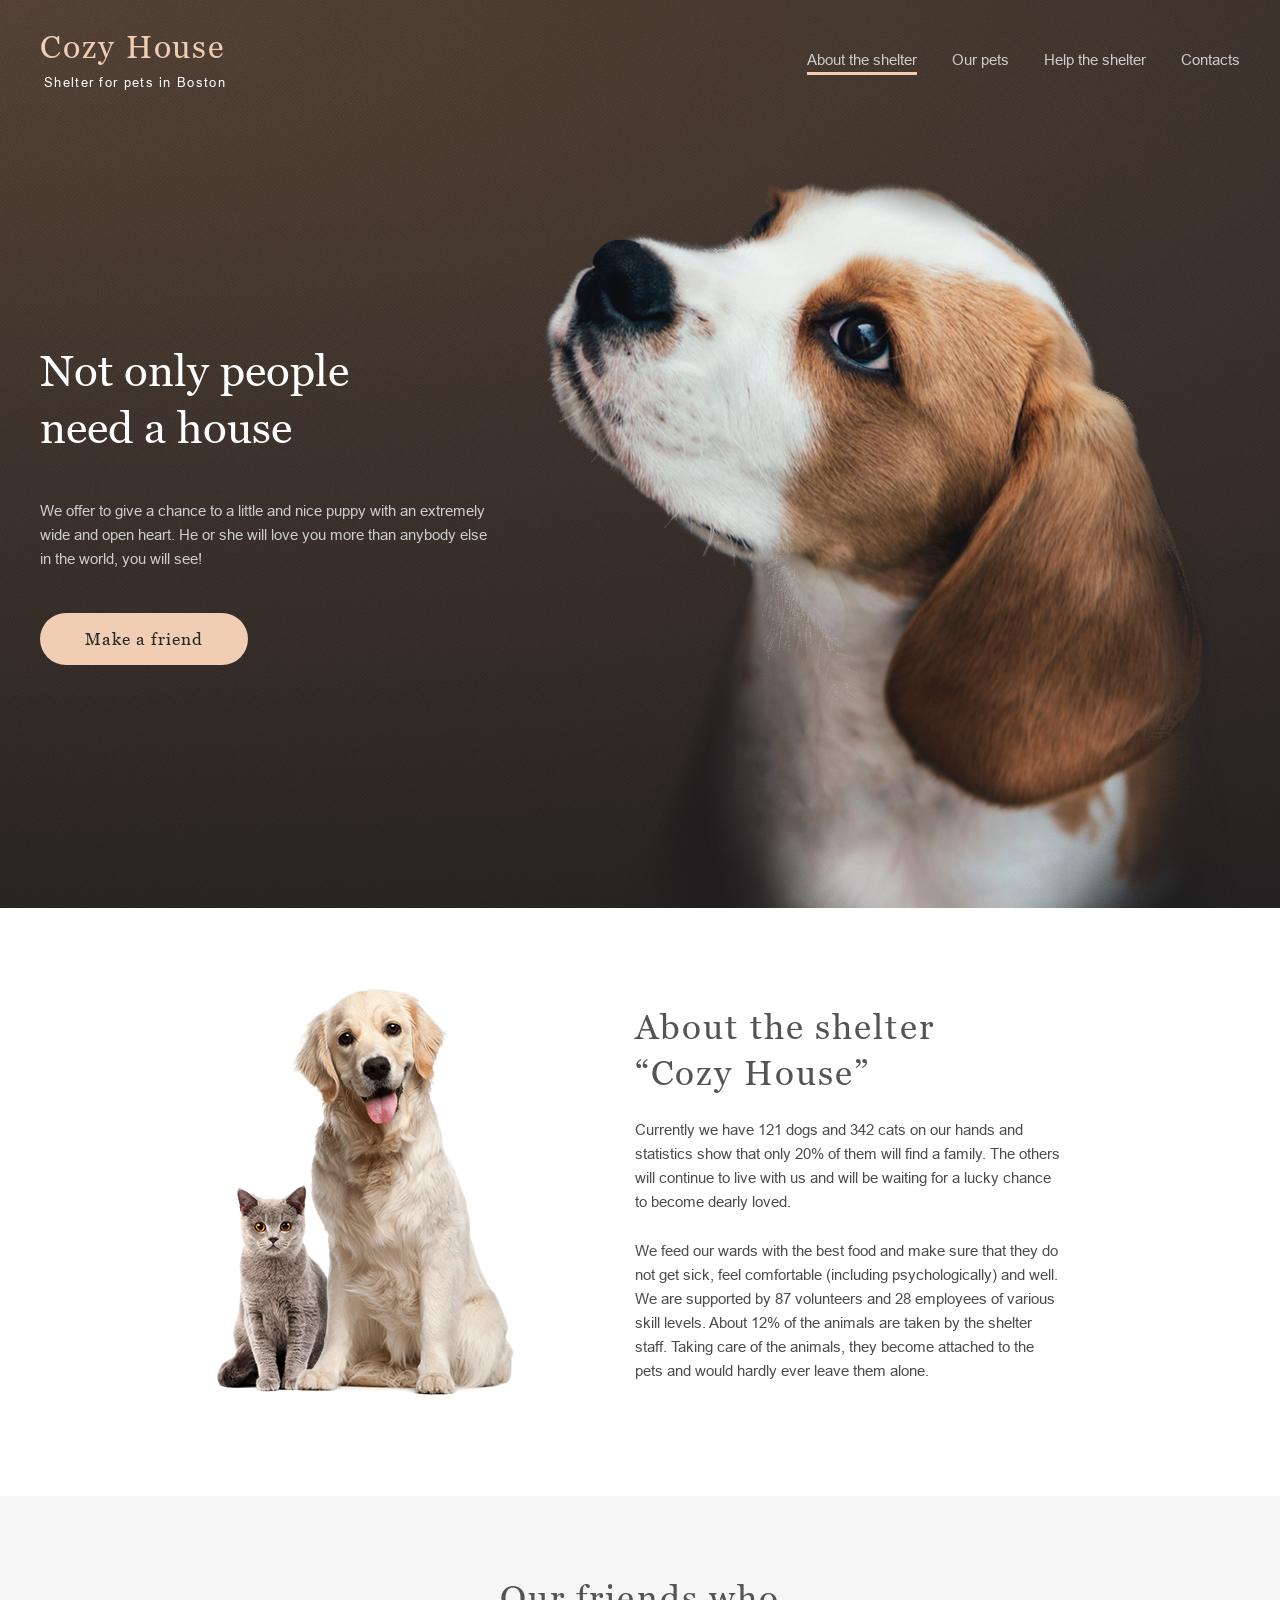
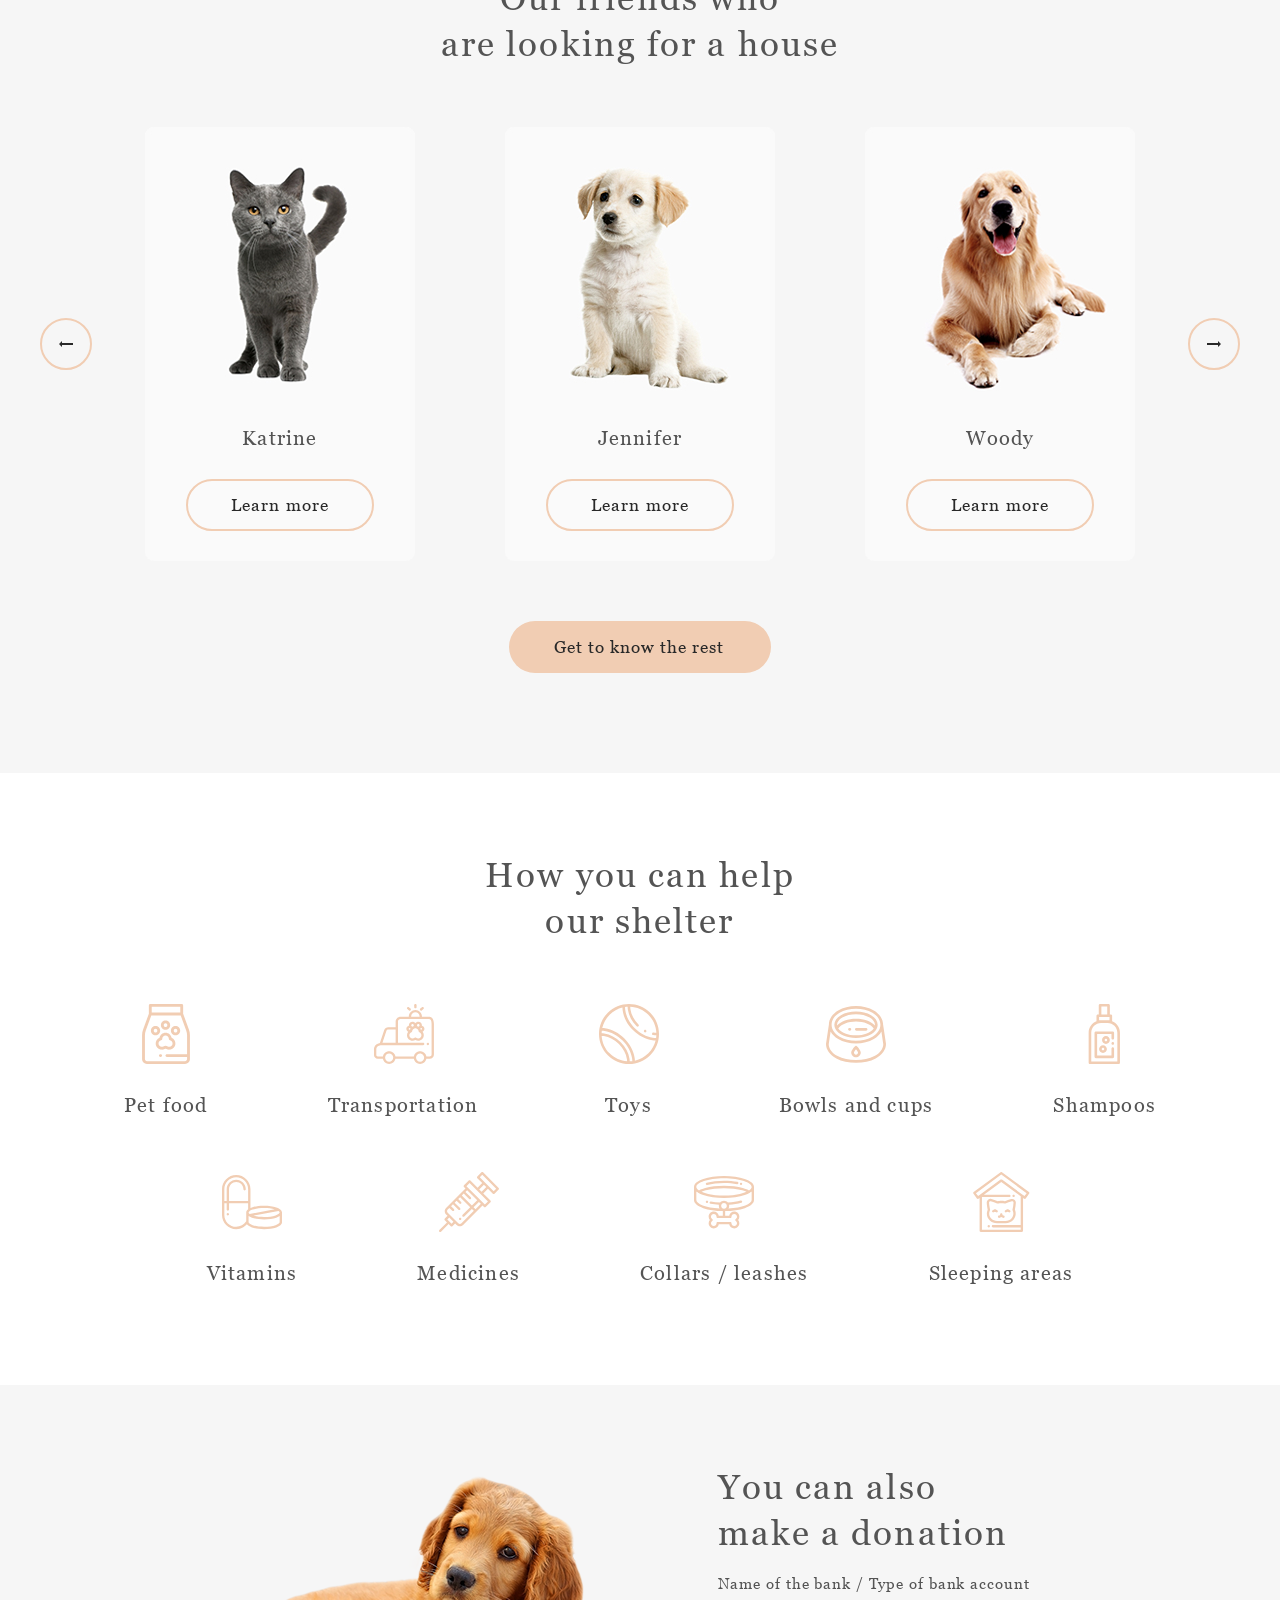
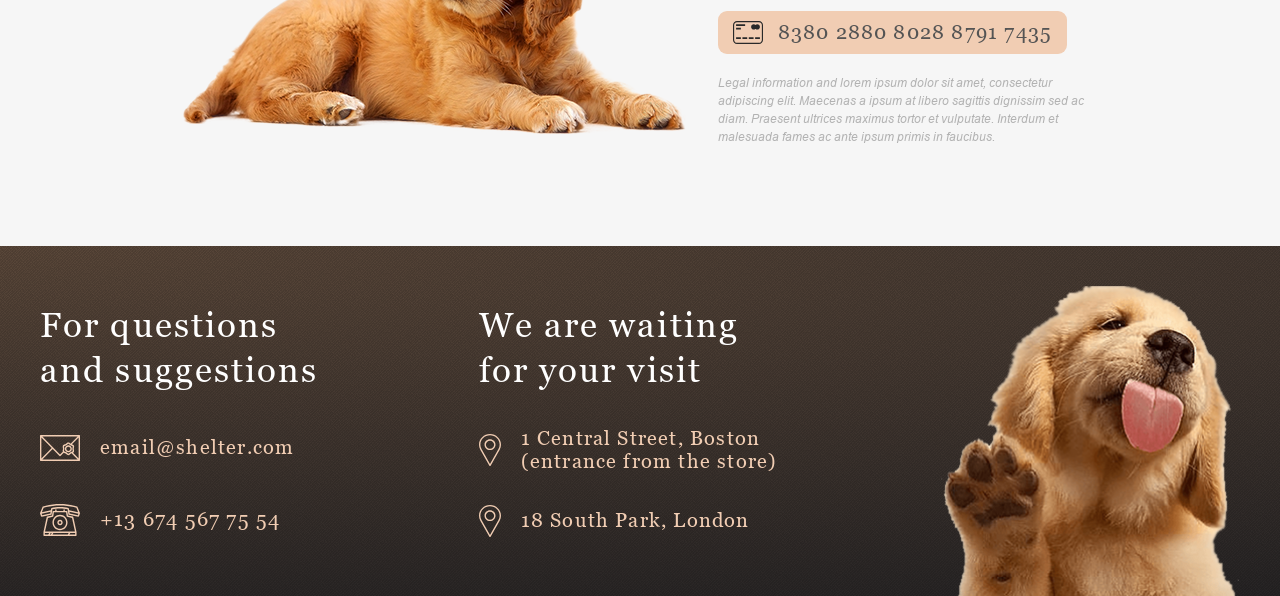
<file: index.html>
<!DOCTYPE html>
<html lang="en">
<head>
    <meta charset="UTF-8">
    <meta name="viewport" content="width=device-width, initial-scale=1.0">
    <title>Cozy House | main page</title>
    <link rel="preload" href="fonts/ArialMT.woff2" as="font" type="font/woff2" crossorigin>
    <link rel="preload" href="fonts/Georgia.woff2" as="font" type="font/woff2" crossorigin>
    <link rel="stylesheet" href="css/style.css">
    <link rel="icon" type="image/x-icon" href="images/favicon.ico">
</head>
<body>
    <header class="header">
        <div class="container">
            <div class="header__row">
                <a class="header__logo logo" href="#">
                    <div class="logo__title">
                        Cozy House
                    </div>
                    <div class="logo__desc">
                        Shelter for pets in Boston
                    </div>
                </a>
                <nav class="header__main-menu main-menu">
                    <ul class="main-menu__list">
                        <li class="main-menu__item"><a href="#" class="main-menu__link main-menu__link--current">About the shelter</a></li>
                        <li class="main-menu__item"><a href="pets.html" class="main-menu__link">Our pets</a></li>
                        <li class="main-menu__item"><a href="#help" class="main-menu__link">Help the shelter</a></li>
                        <li class="main-menu__item"><a href="#contacts" class="main-menu__link">Contacts</a></li>
                    </ul>
                </nav>
                <div class="burger header__burger">
                    <div class="burger__elem"></div>
                    <div class="burger__elem"></div>
                    <div class="burger__elem"></div>
                </div>
            </div>
        </div>
    </header>
    <main class="main">
        <div class="hero">
            <div class="container">
                <div class="hero__row">
                    <div class="hero__content">
                        <h1 class="hero__title">
                            Not only people need a house
                        </h1>
                        <div class="hero__desc">
                            We offer to give a chance to a little and nice puppy with an extremely wide and open heart. He or she will love you more than anybody else in the world, you will see!
                        </div>
                        <a class="hero__button button button--background" href="#friends">
                            Make a friend
                        </a>
                    </div>
                    <div class="hero__image-container">
                        <img class="hero__image" src="images/hero-image.png" width="698" height="728" alt="">
                    </div>
                </div>
            </div>
        </div>
        <section class="about">
            <div class="container">
                <div class="about__row">
                    <div class="about__image-container">
                        <img class="about__image" src="images/about-pets.png" width="300" height="408" alt="">
                    </div>
                    <div class="about__content">
                        <h2 class="section-title about__section-title">
                            About the shelter “Cozy House”
                        </h2>
                        <p>
                            Currently we have 121 dogs and 342 cats on our hands and statistics show that only 20% of them will find a family. The others will continue to live with us and will be waiting for a lucky chance to become dearly loved.
                        </p>
                        <p>
                            We feed our wards with the best food and make sure that they do not get sick, feel comfortable (including psychologically) and well. We are supported by 87 volunteers and 28 employees of various skill levels. About 12% of the animals are taken by the shelter staff. Taking care of the animals, they become attached to the pets and would hardly ever leave them alone.
                        </p>
                    </div>
                </div>
            </div>
        </section>
        <section class="friends friends--hero" id="friends">
            <div class="container">
                <h2 class="friends__section-title section-title section-title--big-margin">
                    Our friends who
                    are&nbsp;looking for a house
                </h2>
                <div class="friends__slider slider">
                    <div class="slider__arrow slider__arrow--left">
                        <svg width="14" height="6" viewBox="0 0 14 6" fill="none" xmlns="http://www.w3.org/2000/svg">
                            <path d="M14 2V4H3V6L0 3L3 0V2H14Z" fill="#292929" />
                        </svg>
                    </div>
                   
                    <div class="slider__wrapper">
                        <div class="slider__item">
                            <a class="friends-item" href="#">
                                <div class="friends-item__image-container">
                                    <img src="images/pets-katrine.jpg" alt="">
                                </div>
                                <div class="friends-item__title">
                                    Katrine
                                </div>
                                <div class="friends-item__button button button--round">
                                    Learn more
                                </div>
                            </a>
                        </div>
                        <div class="slider__item">
                            <a class="friends-item" href="#">
                                <div class="friends-item__image-container">
                                    <img src="images/pets-jennifer.jpg" alt="">
                                </div>
                                <div class="friends-item__title">
                                    Jennifer
                                </div>
                                <div class="friends-item__button button button--round">
                                    Learn more
                                </div>
                            </a>
                        </div>
                        <div class="slider__item">
                            <a class="friends-item" href="#">
                                <div class="friends-item__image-container">
                                    <img src="images/pets-woody.jpg" alt="">
                                </div>
                                <div class="friends-item__title">
                                    Woody
                                </div>
                                <div class="friends-item__button button button--round">
                                    Learn more
                                </div>
                            </a>
                        </div>
                    </div>
                    <div class="slider__arrow slider__arrow--right">
                        <svg width="14" height="6" viewBox="0 0 14 6" fill="none" xmlns="http://www.w3.org/2000/svg">
                            <path d="M0 4V2L11 2V0L14 3L11 6V4L0 4Z" fill="#292929" />
                        </svg>
                    </div>
                </div>
                <a class="friends__button button button--background" href="pets.html">
                    Get to know the rest
                </a>
            </div>
        </section>
        <section class="help" id="help">
            <div class="container">
                <h2 class="help__section-title section-title section-title--big-margin">
                    How you can help
                    our shelter
                </h2>
                <div class="help__row">
                    <div class="help__col">
                        <div class="help-item">
                            <div class="help-item__icon">
                                <img src="images/help/1.svg" alt="">
                            </div>
                            <div class="help-item__name">
                                Pet food
                            </div>
                        </div>
                    </div>
                    <div class="help__col">
                        <div class="help-item">
                            <div class="help-item__icon">
                                <img src="images/help/2.svg" alt="">
                            </div>
                            <div class="help-item__name">
                                Transportation
                            </div>
                        </div>
                    </div>
                   
                    <div class="help__col">
                        <div class="help-item">
                            <div class="help-item__icon">
                                <img src="images/help/3.svg" alt="">
                            </div>
                            <div class="help-item__name">
                                Toys
                            </div>
                        </div>
                    </div>
                    <div class="help__col">
                        <div class="help-item">
                            <div class="help-item__icon">
                                <img src="images/help/4.svg" alt="">
                            </div>
                            <div class="help-item__name">
                                Bowls and cups
                            </div>
                        </div>
                    </div>
                    <div class="help__col">
                        <div class="help-item">
                            <div class="help-item__icon">
                                <img src="images/help/5.svg" alt="">
                            </div>
                            <div class="help-item__name">
                                Shampoos
                            </div>
                        </div>
                    </div>
                    <div class="help__col">
                        <div class="help-item">
                            <div class="help-item__icon">
                                <img src="images/help/6.svg" alt="">
                            </div>
                            <div class="help-item__name">
                                Vitamins
                            </div>
                        </div>
                    </div>
                    <div class="help__col">
                        <div class="help-item">
                            <div class="help-item__icon">
                                <img src="images/help/7.svg" alt="">
                            </div>
                            <div class="help-item__name">
                                Medicines
                            </div>
                        </div>
                    </div>
                    <div class="help__col">
                        <div class="help-item">
                            <div class="help-item__icon">
                                <img src="images/help/8.svg" alt="">
                            </div>
                            <div class="help-item__name">
                                Collars / leashes
                            </div>
                        </div>
                    </div>
                    <div class="help__col">
                        <div class="help-item">
                            <div class="help-item__icon">
                                <img src="images/help/9.svg" alt="">
                            </div>
                            <div class="help-item__name">
                                Sleeping areas
                            </div>
                        </div>
                    </div>
                </div>
            </div>
        </section>
        <section class="dontaion">
            <div class="container">
                <div class="dontaion__row">
                    <div class="donation__image-container">
                        <img class="dontaion__image" src="images/donation-dog.png" alt="">
                    </div>
                    <div class="dontaion__content">
                        <h2 class="dontaion__section-title section-title">
                            You can also make a donation
                        </h2>
                        <p class="donation__subtitle">
                            Name of the bank / Type of bank account
                        </p>
                        <a class="donation__credit-card cradit-card" href="#">
                            <img class="cradit-card__img" src="images/credit-card.svg" alt="">
                            8380 2880 8028 8791 7435
                        </a>
                        <div class="donation__desc">
                            Legal information and lorem ipsum dolor sit amet, consectetur adipiscing elit. Maecenas a ipsum at libero sagittis dignissim sed ac diam. Praesent ultrices maximus tortor et vulputate. Interdum et malesuada fames ac ante ipsum primis in faucibus.
                        </div>
                    </div>
                </div>
              
            </div>
        </section>
    </main> 
    <footer class="footer" id="contacts">
        <div class="container">
            <div class="footer__row">
                <div class="footer__col footer__col--links">
                    <h2 class="footer__section-title footer__section-title--big section-title">
                        For questions and suggestions
                    </h2>
                    <ul class="footer__contacts">
                        <li class="footer__list-item">
                            <a class="footer__item footer__item--center" href="mailto:email@shelter.com">
                                <img src="images/icon-email.svg" alt="">
                                email@shelter.com
                            </a>
                        </li>
                        <li class="footer__list-item">
                            <a class="footer__item footer__item--center" href="tel:+136745677554">
                                <img src="images/icon-phone.svg" alt="">
                                +13 674 567 75 54
                            </a>
                        </li>
                    </ul>
                </div>
                <div class="footer__col footer__col--adress">
                    <h2 class="footer__section-title section-title">
                        We are waiting for your visit
                    </h2>
                    <ul class="footer__contacts">
                        <li class="footer__list-item">
                            <a class="footer__item footer__item--center" href="https://maps.app.goo.gl/FoFPzvUxAFWKKioE9" target="_blank">
                                <img src="images/icon-marker.svg" alt="">
                                1 Central Street, Boston (entrance from the store)
                            </a>
                        </li>
                        <li class="footer__list-item">
                            <a class="footer__item footer__item--center" href="https://maps.app.goo.gl/FoFPzvUxAFWKKioE9" target="_blank">
                                <img src="images/icon-marker.svg" alt="">
                                18 South Park, London 
                            </a>
                        </li>
                    </ul>
                </div>
                <div class="footer__col">
                    <img  src="images/footer-puppy.png" alt="">
                </div>
            </div>
        </div>
    </footer>
</body>
</html>
</file>
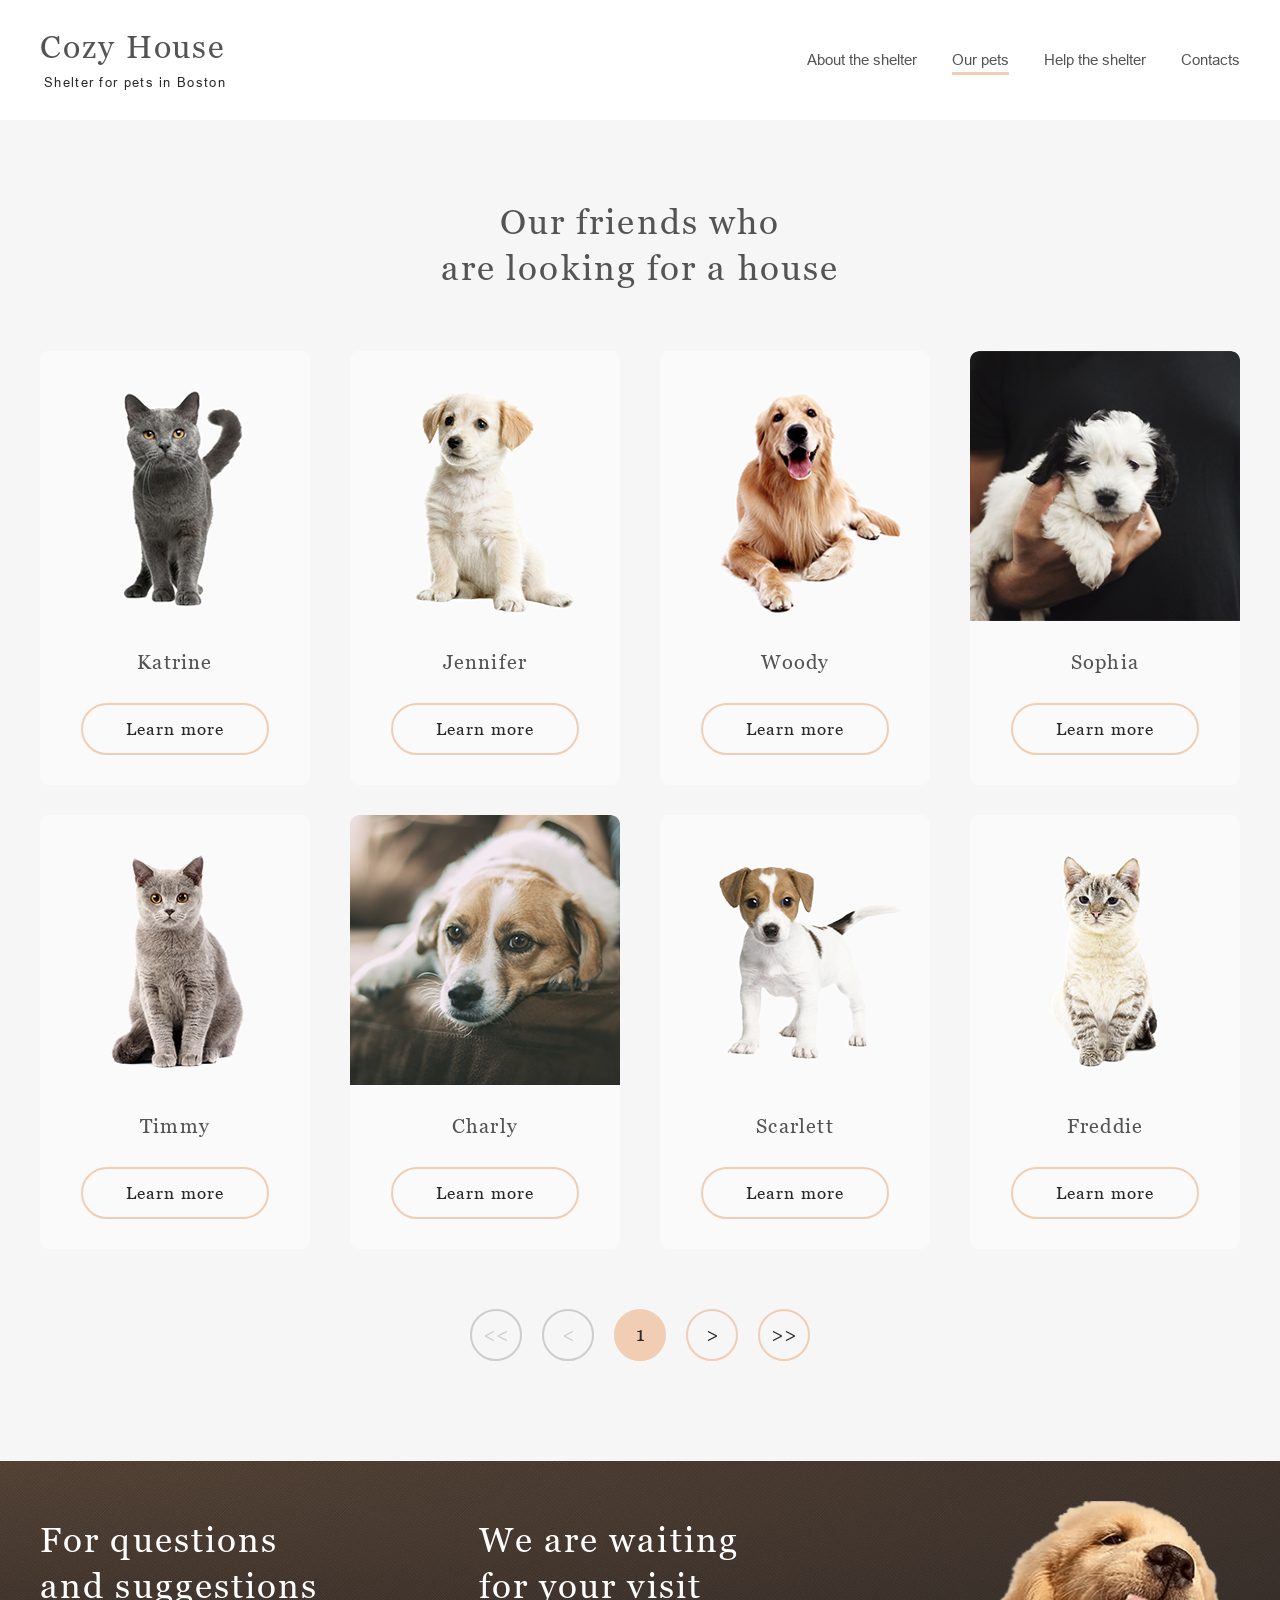
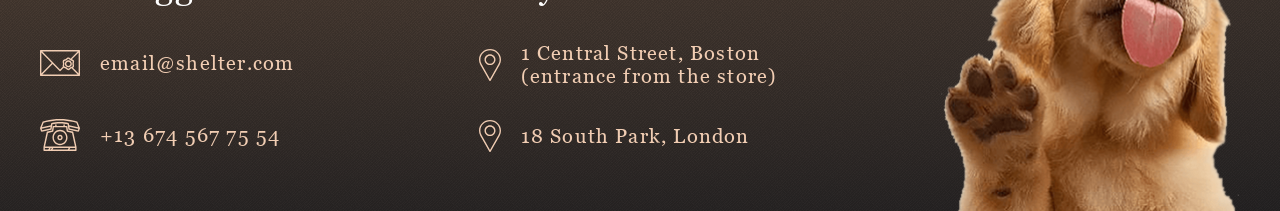
<file: pets.html>
<!DOCTYPE html>
<html lang="en">
<head>
    <meta charset="UTF-8">
    <meta name="viewport" content="width=device-width, initial-scale=1.0">
    <title>Cozy House | pets page</title>
    <link rel="preload" href="fonts/ArialMT.woff2" as="font" type="font/woff2" crossorigin>
    <link rel="preload" href="fonts/Georgia.woff2" as="font" type="font/woff2" crossorigin>
    <link rel="stylesheet" href="css/style.css">
    <link rel="icon" type="image/x-icon" href="images/favicon.ico">
</head>
<body>
    <header class="header header--inside header--white">
        <div class="container">
            <div class="header__row">
                <a class="header__logo logo" href="https://rolling-scopes-school.github.io/soveliy-JSFEPRESCHOOL2024Q2/shelter/">
                    <div class="logo__title">
                        Cozy House
                    </div>
                    <div class="logo__desc">
                        Shelter for pets in Boston
                    </div>
                </a>
                <nav class="header__main-menu main-menu">
                    <ul class="main-menu__list">
                        <li class="main-menu__item"><a href="https://rolling-scopes-school.github.io/soveliy-JSFEPRESCHOOL2024Q2/shelter/" class="main-menu__link">About the shelter</a></li>
                        <li class="main-menu__item"><a href="#" class="main-menu__link main-menu__link--current">Our pets</a></li>
                        <li class="main-menu__item"><a href="https://rolling-scopes-school.github.io/soveliy-JSFEPRESCHOOL2024Q2/shelter/#help" class="main-menu__link">Help the shelter</a></li>
                        <li class="main-menu__item"><a href="#contacts" class="main-menu__link">Contacts</a></li>
                    </ul>
                </nav>
                <div class="burger header__burger">
                    <div class="burger__elem"></div>
                    <div class="burger__elem"></div>
                    <div class="burger__elem"></div>
                </div>
            </div>
        </div>
    </header>
    <main class="main">
        <div class="friends" id="friends">
            <div class="container">
                <h1 class="friends__section-title section-title section-title--big-margin">
                    Our friends who
                    are&nbsp;looking for a house
                </h1>
                <div class="friends__grid">
                    <a class="friends-item" href="#">
                        <div class="friends-item__image-container">
                            <img src="images/pets-katrine.jpg" alt="">
                        </div>
                        <div class="friends-item__title">
                            Katrine
                        </div>
                        <div class="friends-item__button button button--round">
                            Learn more
                        </div>
                    </a>
                    <a class="friends-item" href="#">
                        <div class="friends-item__image-container">
                            <img src="images/pets-jennifer.jpg" alt="">
                        </div>
                        <div class="friends-item__title">
                            Jennifer
                        </div>
                        <div class="friends-item__button button button--round">
                            Learn more
                        </div>
                    </a>
                    <a class="friends-item" href="#">
                        <div class="friends-item__image-container">
                            <img src="images/pets-woody.jpg" alt="">
                        </div>
                        <div class="friends-item__title">
                            Woody
                        </div>
                        <div class="friends-item__button button button--round">
                            Learn more
                        </div>
                    </a>
                    <a class="friends-item" href="#">
                        <div class="friends-item__image-container">
                            <img src="images/pets/4.jpg" alt="">
                        </div>
                        <div class="friends-item__title">
                            Sophia
                        </div>
                        <div class="friends-item__button button button--round">
                            Learn more
                        </div>
                    </a>
                    <a class="friends-item" href="#">
                        <div class="friends-item__image-container">
                            <img src="images/pets/pets-timmy.png" alt="">
                        </div>
                        <div class="friends-item__title">
                            Timmy
                        </div>
                        <div class="friends-item__button button button--round">
                            Learn more
                        </div>
                    </a>
                    <a class="friends-item" href="#">
                        <div class="friends-item__image-container">
                            <img src="images/pets/pets-charly.jpg" alt="">
                        </div>
                        <div class="friends-item__title">
                            Charly
                        </div>
                        <div class="friends-item__button button button--round">
                            Learn more
                        </div>
                    </a>
                    <a class="friends-item" href="#">
                        <div class="friends-item__image-container">
                            <img src="images/pets/pets-scarlet.jpg" alt="">
                        </div>
                        <div class="friends-item__title">
                            Scarlett
                        </div>
                        <div class="friends-item__button button button--round">
                            Learn more
                        </div>
                    </a>
                    <a class="friends-item" href="#">
                        <div class="friends-item__image-container">
                            <img src="images/pets/8.jpg" alt="">
                        </div>
                        <div class="friends-item__title">
                            Freddie
                        </div>
                        <div class="friends-item__button button button--round">
                            Learn more
                        </div>
                    </a>
                </div>
                <nav class="friends__pagination pagination">
                    <ul class="pagination__list">
                        <li class="pagination__item">
                            <a class="pagination__link pagination__link--disable">&lt;&lt;</a>
                        </li>
                        <li class="pagination__item">
                            <a class="pagination__link pagination__link--disable">&lt;</a>
                        </li>
                        <li class="pagination__item">
                            <a class="pagination__link pagination__link--current">1</a>
                        </li>
                        <li class="pagination__item">
                            <a href="#" class="pagination__link">></a>
                        </li>
                        <li class="pagination__item">
                            <a href="#" class="pagination__link">>></a>
                        </li>
                    </ul>
                </nav>
            </div>
        </div>
    </main> 
    <footer class="footer" id="contacts">
        <div class="container">
            <div class="footer__row">
                <div class="footer__col footer__col--links">
                    <h2 class="footer__section-title footer__section-title--big section-title">
                        For questions and suggestions
                    </h2>
                    <ul class="footer__contacts">
                        <li class="footer__list-item">
                            <a class="footer__item footer__item--center" href="mailto:email@shelter.com">
                                <img src="images/icon-email.svg" alt="">
                                email@shelter.com
                            </a>
                        </li>
                        <li class="footer__list-item">
                            <a class="footer__item footer__item--center" href="tel:+136745677554">
                                <img src="images/icon-phone.svg" alt="">
                                +13 674 567 75 54
                            </a>
                        </li>
                    </ul>
                </div>
                <div class="footer__col footer__col--adress">
                    <h2 class="footer__section-title section-title">
                        We are waiting for your visit
                    </h2>
                    <ul class="footer__contacts">
                        <li class="footer__list-item">
                            <a class="footer__item footer__item--center" href="https://maps.app.goo.gl/FoFPzvUxAFWKKioE9" target="_blank">
                                <img src="images/icon-marker.svg" alt="">
                                1 Central Street, Boston (entrance from the store)
                            </a>
                        </li>
                        <li class="footer__list-item">
                            <a class="footer__item footer__item--center" href="https://maps.app.goo.gl/FoFPzvUxAFWKKioE9" target="_blank">
                                <img src="images/icon-marker.svg" alt="">
                                18 South Park, London 
                            </a>
                        </li>
                    </ul>
                </div>
                <div class="footer__col">
                    <img  src="images/footer-puppy.png" alt="">
                </div>
            </div>
        </div>
    </footer>
</body>
</html>
</file>
<file: css/style.css>
:root {
    --color-light-xl: #fff;
	--color-light-l: #f6f6f6;
	--color-light-s: #fafafa;
	--color-dark-s: #cdcdcd;
	--color-dark-m: #b2b2b2;
	--color-dark-l: #545454;
	--color-dark-xl: #4c4c4c;
	--color-dark-2xl: #444;
	--color-dark-3xl: #292929;
	--color-primary: #f1cdb3;
	--color-primary-light: #fddcc4;
	--start-screen-gradient-background: #211f20;
	--footer-gradient-background: #211f20;
    --font-family: "Georgia", sans-serif;
    --second-family: "Arial", sans-serif;
}
@font-face {
    font-family: 'Georgia';
    src: url('../fonts/Georgia-Italic.woff2') format('woff2');
    font-weight: normal;
    font-style: italic;
    font-display: swap;
}

@font-face {
    font-family: 'Arial';
    src: url('../fonts/ArialMT.woff2') format('woff2');
    font-weight: normal;
    font-style: normal;
    font-display: swap;
}

@font-face {
    font-family: 'Arial';
    src: url('../fonts/Arial-ItalicMT.woff2') format('woff2');
    font-weight: normal;
    font-style: italic;
    font-display: swap;
}

@font-face {
    font-family: 'Georgia';
    src: url('../fonts/Georgia.woff2') format('woff2');
    font-weight: normal;
    font-style: normal;
    font-display: swap;
}


html{
	scroll-behavior: smooth;
	height: 100%;
}

body{
	display: flex;
	flex-direction: column;	
	height: 100%;
    margin: 0;
    padding: 0;
    font-family: var(--font-family);
    color: var(--color-dark-l);
	background: var(--color-light-l);
}

.main{
	flex: 1 0 auto;
}

.footer{
	flex: 0 0 auto;
}

.container{
	max-width: 1200px;
	padding: 0 15px;
	margin: 0 auto;
}

.button{
	display: inline-flex;
	box-sizing: border-box;
	font-family: var(--font-family);
	font-weight: 400;
	font-size: 17px;
	line-height: 130%;
	color: var(--color-dark-3xl);
	letter-spacing: 0.06em;
	text-decoration: none;
	border-radius: 100px;
	transition: 0.3s;
}

.button--background{
	padding: 15px 45px;
	background: var(--color-primary);
}

.button--background:hover{
	background: var(--color-primary-light)
}

.button--round{
	padding: 13px 43px;
	border: 2px solid var(--color-primary);
}

.section-title{
	font-family: var(--font-family);
	font-weight: 400;
	font-size: 35px;
	line-height: 130%;
	letter-spacing: 0.06em;
	color: var(--color-dark-l);
	margin: 0;
}

.section-title--big-margin{
	margin-bottom: 60px;
}

.header{
	position: absolute;
	top: 0;
	left: 0;
	z-index: 10;
	width: 100%;
	padding: 30px 0;
}

.header--inside{
	position: relative;
}

.header--white{
	background: var(--color-light-xl);
}

.header--white .logo__title{
	color: var(--color-dark-l);
}

.header--white .logo__desc{
	color: var(--color-dark-3xl);
}

.header--white .main-menu__link{
	color: var(--color-dark-l);
}

.header--white .main-menu__link:not(.main-menu__link--current):hover{
	color: var(--color-dark-3xl);
}

.header--white .burger__elem{
	background-color: #000000;
}

.header__row{
	display: flex;
	justify-content: space-between;
	align-items: center;
}

.logo{
	text-decoration: none;
}

.logo__title{
	font-family: var(--font-family);
	font-weight: 400;
	font-size: 32px;
	line-height: 110%;
	letter-spacing: 0.06em;
	color: var(--color-primary);
}

.logo__desc{
	margin-top: 10px;	
	margin-left: 4px;
	font-family: var(--second-family);
	font-weight: 400;
	font-size: 13px;
	letter-spacing: 0.1em;
	color: var(--color-light-xl);
}

.main-menu__list{
	padding: 0;
	margin: 0;
	display: flex;
	gap: 35px;
	list-style: none;
}

.main-menu__link{
	position: relative;
	display: block;
	font-family: var(--second-family);
	font-weight: 400;
	font-size: 15px;
	line-height: 160%;
	color: var(--color-dark-s);
	text-decoration: none;
	transition: 0.3s;
}

.main-menu__link:after{
	content: '';
	position: absolute;
	top: 100%;
	left: 0;
	width: 0;
	height: 3px;
	background: var(--color-primary);
	transition: 0.3s;
}

.main-menu__link--current{
	cursor: inherit;
}

.main-menu__link.main-menu__link--current:after{
	width: 100%;
}

.main-menu__link:not(.main-menu__link--current):active,
.main-menu__link:not(.main-menu__link--current):hover{
	color: var(--color-light-s);
}


.main-menu__link:not(.main-menu__link--current):active:after{
	width: 100%;
}

.hero{
	position: relative;
	padding-top: 180px;
	background: var(--start-screen-gradient-background) radial-gradient(237.5% 111.8% at 0% 0%, rgb(91, 72, 58) 0%, rgb(38, 36, 37) 100%);
	background-size: cover;
}
.hero::before{
	content: '';
	position: absolute;
	top: 0;
	height: 100%;
	width: 100%;
	background-image: url(../images/noise_transparent.png);
}

.hero__row{
	position: relative;
	display: flex;
	align-items: flex-end;
	justify-content: space-between;
}

.hero__content{
	align-self: center;
	flex-shrink: 0;
	padding-bottom: 80px;
}

.hero__title{
	margin: 0;
	max-width: 310px;
	font-weight: 400;
	font-size: 44px;
	line-height: 130%;
	color: var(--color-light-xl);
}

.hero__desc{
	margin: 42px 0;
	font-family: var(--second-family);
	font-weight: 400;
	font-size: 15px;
	line-height: 160%;
	color: var(--color-dark-s);
	max-width: 460px;
}

.hero__image{
	display: block;
	max-width: 100%;
	height: auto;
}

.about{
	padding: 80px 0 96px;
	background: var(--color-light-xl);
}

.about__row{
	display: flex;
	align-items: center;
	justify-content: center;
	gap: 120px;
}
.about__content{
	max-width: 430px;
}

.about__section-title{
	max-width: 370px;
	margin-bottom: 22px;
}

.about__content p{
	font-family: var(--second-family);
	font-weight: 400;
	font-size: 15px;
	line-height: 160%;
	color: var(--color-dark-xl);
	margin: 0;
}	

.about__content p + p{
	margin-top: 25px;
}

.friends{
	padding: 80px 0 100px;
}

.friends__grid{
	display: grid;
	grid-template-columns: repeat(4, 1fr);
	gap: 30px 40px;
}

.friends__section-title{
	max-width: 430px;
	margin-left: auto;
	margin-right: auto;
	text-align: center;
}

.friends__pagination{
	margin-top: 60px;
}

.pagination__list{
	display: flex;
	align-items: center;
	justify-content: center;
	gap: 20px;
	list-style: none;
	padding: 0;
	margin: 0;
	list-style: none;

}

.pagination__link{
	display: flex;
	align-items: center;
	justify-content: center;
	height: 52px;
	width: 52px;
	box-sizing: border-box;
	border: 2px solid var(--color-primary);
	border-radius: 100px;
	padding-bottom: 3px;
	font-size: 20px;
	line-height: 1;
	/* letter-spacing: 0.06em; */
	text-align: center;
	color: var(--color-dark-3xl);
	text-decoration: none;
	transition: 0.4s;
}

.pagination__link:not(.pagination__link--disable):not(.pagination__link--current):hover{
	background: var(--color-primary-light);
	border-color: var(--color-primary-light);
}

.pagination__link:not(.pagination__link--disable):not(.pagination__link--current):active,
.pagination__link--current{
	background: var(--color-primary);
	border-color:  var(--color-primary);
}

.pagination__link--disable{
	color: var(--color-dark-s);
	border-color: var(--color-dark-s);
	cursor: no-drop;
}

.slider{
	position: relative;
	padding: 0 105px;
	box-sizing: border-box;
}

.slider__wrapper{
	display: flex;
	gap: 90px;
}

.slider__arrow{
	position: absolute;
	top: 50%;
	transform: translateY(-50%);
	display: flex;
	align-items: center;
	justify-content: center;
	height: 52px;
	width: 52px;
	box-sizing: border-box;
	border-radius: 100px;
	border: 2px solid var(--color-primary);
	cursor: pointer;
	transition: 0.3s;
}

.slider__arrow:hover{
	background-color: var(--color-primary-light);
	border-color: var(--color-primary-light);
}

.slider__arrow--left{
	left: 0;
}

.slider__arrow--right{
	right: 0;
}

.friends__button{
	display: block;
	max-width: 262px;
	margin: 60px auto 0;
}

.friends-item{
	display: flex;
	flex-direction: column;
	align-items: center;
	gap: 30px;
	padding-bottom: 30px;
	text-decoration: none;
	background: var(--color-light-s);
	border-radius: 9px;
	transition: 0.3s;
}

.friends-item:hover{
	background-color: #ffffff;
	box-shadow: 0 2px 35px 14px rgba(13, 13, 13, 0.04);
}

.friends-item:hover .friends-item__button{
	background: var(--color-primary-light);
	border-color: var(--color-primary-light);
}

.friends-item__image-container{
	position: relative;
	overflow: hidden;
	height: 270px;
	border-radius: 9px 9px 0 0;
}

.friends-item__image-container img{
	height: 100%;
	width: 100%;
	object-fit: contain;
	object-position: center;
}

.friends-item__title{
	font-family: var(--font-family);
	font-weight: 400;
	font-size: 20px;
	letter-spacing: 0.06em;
	text-align: center;
	color: var(--color-dark-l);
	text-decoration: none;
}

.help{
	padding: 80px 0 100px;
	background: var(--color-light-xl);
}

.help__section-title{
	max-width: 310px;
	margin-left: auto;
	margin-right: auto;
	text-align: center;
}

.help__row{
	display: flex;
    flex-wrap: wrap;
    gap: 55px 120px;
    justify-content: center;
}


.help-item{
	display: flex;
	flex-direction: column;
	align-items: center;
	gap: 30px;
}

.help-item__icon{
	height: 60px;
	display: flex;
	align-items: flex-end;
	justify-content: center;
}

.help-item__icon img{
	max-width: 100%;
	max-height: 60px;
}

.help-item__name{
	font-family: var(--font-family);
	font-weight: 400;
	font-size: 20px;
	line-height: 115%;
	letter-spacing: 0.06em;
	text-align: center;
	color: var(--color-dark-l);
}

.dontaion{
	padding: 80px 0 100px;
	background: var(--color-light-l);
}

.dontaion__row{
	display: flex;
	justify-content: center;
	align-items: center;
	gap: 30px;
}

.dontaion__content{
	max-width: 380px;
}

.dontaion__section-title{
	max-width: 300px;
}

.donation__subtitle{
	margin: 20px 0 18px;
	font-family: var(--font-family);
	font-weight: 400;
	font-size: 15px;
	line-height: 110%;
	letter-spacing: 0.06em;
	color: var(--color-dark-l);
}

.donation__image-container{
	padding-top: 4px;
}

.cradit-card{
	display: flex;
	align-items: center;
	padding: 10px 10px 10px 15px;
	box-sizing: border-box;
	max-width: 349px;
	font-family: var(--font-family);
	font-weight: 400;
	font-size: 20px;
	line-height: 115%;
	letter-spacing: 0.06em;
	color: var(--color-dark-l);
	text-decoration: none;
	border-radius: 9px;
	background: var(--color-primary);
	transition: 0.4s;
}

.cradit-card:hover{
	opacity: .8;
}

.cradit-card__img{
	margin-right: 15px;
}

.donation__desc{
	margin-top: 20px;
	font-family: var(--second-family);
	font-style: italic;
	font-weight: 400;
	font-size: 12px;
	line-height: 150%;
	color: var(--color-dark-m);
}


.footer{
	position: relative;
	padding: 40px 0 0 0;
	/* background:  radial-gradient(549.89% 73.65% at 5.73% 50%, rgb(81, 61, 47) 0%, rgb(26, 26, 28) 100%) var(--start-screen-gradient-background); */
	background: var(--start-screen-gradient-background) radial-gradient(237.5% 111.8% at 0% 0%, rgb(91, 72, 58) 0%, rgb(38, 36, 37) 100%);
}
.footer::before{
	content: '';
	position: absolute;
	top: 0;
	left: 0;
	height: 100%;
	width: 100%;
	background: url(../images/noise_transparent.png);
}
.footer__row{
	position: relative;
	display: flex;
	align-items: flex-start;
	justify-content: space-between;
}

.footer__section-title{
	margin-bottom: 33px;
	color: var(--color-light-xl);
}

.footer__section-title--big{
	margin-bottom: 38px;
}

.footer__contacts{
	padding: 0;
	margin: 0;
	list-style: none;
}

.footer__col--links {
	max-width: 279px;
}

.footer__col--adress{
	max-width: 302px;
}

.footer__col--adress .footer__list-item + .footer__list-item{
	margin-top: 32px;
}

.footer__col > img{
	display: block;
}
.footer__col:not(:last-child){
	padding-top: 17px;
}

.footer__item{
	display: flex;
	align-items: flex-start;
	font-weight: 400;
	font-size: 20px;
	line-height: 115%;
	letter-spacing: 0.06em;
	color: var(--color-primary);
	text-decoration: none;
	transition: .4s;
}

.footer__item:hover{
	opacity: 0.8;
}

.footer__item--center{
	align-items: center;
}

.footer__item img{
	margin-right: 20px;
	flex-shrink: 0;
}

.footer__list-item + .footer__list-item {
	margin-top: 40px;
}

.burger{
	display: none;
}

@media (max-width:1100px){
	
	.slider__wrapper{
		gap: 50px;
	}

	.friends__grid{
		grid-template-columns: repeat(3,1fr);
	}
}
@media (max-width:991px){

	
	.container{
		padding: 0 30px;
	}

	.hero {
		padding-top: 149px;
	}

	.hero__row{
		flex-direction: column;
	}

	.hero__content{
		display: flex;
		flex-direction: column;
		padding-bottom: 100px;
	}

	.hero__desc{
		max-width: clamp(300px, 60vw, 800px);
	}
	
	.hero__image{
		max-width: 569px;
		width: 100%;
	}

	.hero__button{
		margin: 0 auto;
	}

	.about__row{
		flex-direction: column-reverse;
		gap: 80px;
	}

	.about__section-title{
		margin-bottom: 24px;
	}

	.slider{
		padding: 0 64px;
	}

	.slider__item{
		width: 100%;
	}

	.slider__wrapper{
		gap: 40px;
	}

	.slider__item:nth-child(3){
		display: none;
	}
	
	.help{
		padding: 80px 0 99px;
	}

	.help__row{
		display: grid;
		grid-template-columns: repeat(3, 1fr);
		gap: 55px 0;
		padding: 0 10px;
		box-sizing: border-box;
	}
	.help__col{
		padding: 0 15px;
		box-sizing: border-box;
	}


	.dontaion__row{
		flex-direction: column-reverse;
		gap: 60px;
	}

	.donation__image-container{
		padding-top: 0;
	}

	.donation__image-container img{
		display: block;
		margin-left: -2px;
	}

	.donation__subtitle{
		margin: 20px 0 19px;
	}
	
	.footer{
		padding: 31px 0 0 0;
	}

	.footer__col:not(:last-child){
		padding-top: 0;
	}

	.footer__row{
		flex-wrap: wrap;
		justify-content: center;
		gap: 64px 60px;
	}

	.friends{
		padding: 80px 0 78px;
	}
	.friends--hero{
		padding: 80px 0 100px;
	}
	.friends__section-title{
		margin-bottom: 30px;
	}
	.friends--hero .friends__section-title{
		margin-bottom: 60px;
	}
	.friends__grid{
		grid-template-columns: repeat(2,1fr);
		padding: 0 64px;
	}

	.friends__grid .friends-item:nth-child(n + 7){
		display: none;
	}

	.friends__pagination{
		margin-top: 40px;
	}
	
}

@media (max-width:767px){

	.container{
		padding: 0 15px;
	}

	.header .container{
		padding: 0 20px;
	}

	.header__main-menu{
		display: none;
	}
	.burger{
		display: flex;
		flex-direction: column;
		justify-content: space-between;
		width: 30px;
		height: 22px;
	}
	
	.burger__elem{
		height: 2px;
		background-color: var(--color-primary);
	}

	.hero .container{
		padding:  0 14px;
	}

	.hero__content{
		text-align: center;
	}

	.hero__title{
		max-width: 255px;
		margin: 0 auto;
		font-size: 25px;
		line-height: 130%;
		letter-spacing: 0.06em;
	}

	.hero__desc{

		font-size: 15px;
		line-height: 160%;
	}

	.about{
		padding: 42px 0 38px;
	}

	.about .container{
		padding: 0 25px;
	}
	
	.about__row{
		gap: 41px;
	}

	.about__content p + p{
		margin-top: 22px;
	}
	

	.about__image{
		height: auto;
		max-width: 100%;
	}

	.section-title{
		font-size: 25px;
		line-height: 130%;
		letter-spacing: 0.06em;
		text-align: center;
	}


	.section-title--big-margin{
		margin-bottom: 41px;
	}

	.about__content p{
		text-align: justify;
	}

	.friends{
		padding: 42px 0 43px;
	}

	.slider{
		padding: 0 10px 72px;
	}

	.slider__item:nth-child(2){
		display: none;
	}

	.slider__arrow{
		top: auto;
		bottom: 0;
	}

	.slider__arrow--right{
		transform: translateX(92px);
		right: 50%;
	}

	.slider__arrow--left{
		transform: translateX(-92px);
		left: 50%;
	}

	.friends__button{
		margin-top: 42px;
	}
	
	.help{
		padding: 42px 0 39px;
	}
	
	.help__row{
		grid-template-columns: repeat(2, 1fr);
		gap: 30px;
		padding: 0;
	}

	.help__section-title{
		max-width: 230px;
	}
	
	.help__col{
		padding: 0;
	}

	.help-item{
		gap: 21px;
	}

	.help-item__icon{
		height: 50px;
	}

	.help-item__icon img{
		max-height: 50px;
	}

	.help-item__name{
		font-size: 15px;
		line-height: 110%;
		letter-spacing: 0.06em;
	}

	

	.donation__image-container img{
		max-width: 100%;
	}

	.dontaion{
		padding: 42px 0;
	}

	.donation .container{
		padding: 0 19px;
	}

	.dontaion__section-title{
		max-width: 220px;
		margin: 0 auto;
	}

	.donation__subtitle{
		font-weight: 400;
		font-size: 15px;
		line-height: 160%;
		text-align: center;
		letter-spacing: 0;
	}

	.dontaion__content{
		display: flex;
		flex-direction: column;
	}

	.cradit-card{
		font-size: 15px;
		line-height: 110%;
		align-self: flex-start;
	}

	.dontaion .container{
		padding: 0 20px;
	}

	.dontaion__row{
		gap: 43px;
	}

	.donation__desc{
		text-align: justify;
	}

	.footer__item {
		justify-content: center;
	}

	.footer__row{
		gap: 40px;
	}

	.footer__section-title{
		margin-bottom: 38px;
	}

	.footer__col--adress .footer__contacts{
		margin: 0 -5px;
	}

	.footer__col--adress .footer__item {
		justify-content: flex-start;
	}

	.footer__col--adress .footer__list-item + .footer__list-item{
		margin-top: 40px;
	}

	.footer__col > img{
		max-width: 260px;
	}

	.friends__grid{
		padding: 0 9px;
		grid-template-columns: 1fr 1fr;
	}

	.friends__pagination{
		margin-top: 44px;
	}

	.pagination__list{
		gap: 10px;
	}

	.about__section-title{
		max-width: 300px;
		margin: 0 auto 24px;
	}
	.friends--hero .friends__section-title{
		margin-bottom: 42px;
	}
}
@media (max-width:650px){
	.footer__row{
		flex-direction: column;
		align-items: center;
	}

}
@media (max-width:568px){

	.friends__grid{
		grid-template-columns: 1fr;
	}

	.friends__grid .friends-item:nth-child(n + 4){
		display: none;
	}
	.hero__image{
		max-width: 260px;
	}

	.hero__content{
		padding-bottom: 106px;
	}

	.hero__image-container{
		margin-right: -4px;
	}

	.about__image{
		max-width: 260px;
	}

	.donation__image-container img{
		max-width: 260px;
		margin-right: 0;
	}

}
</file>
